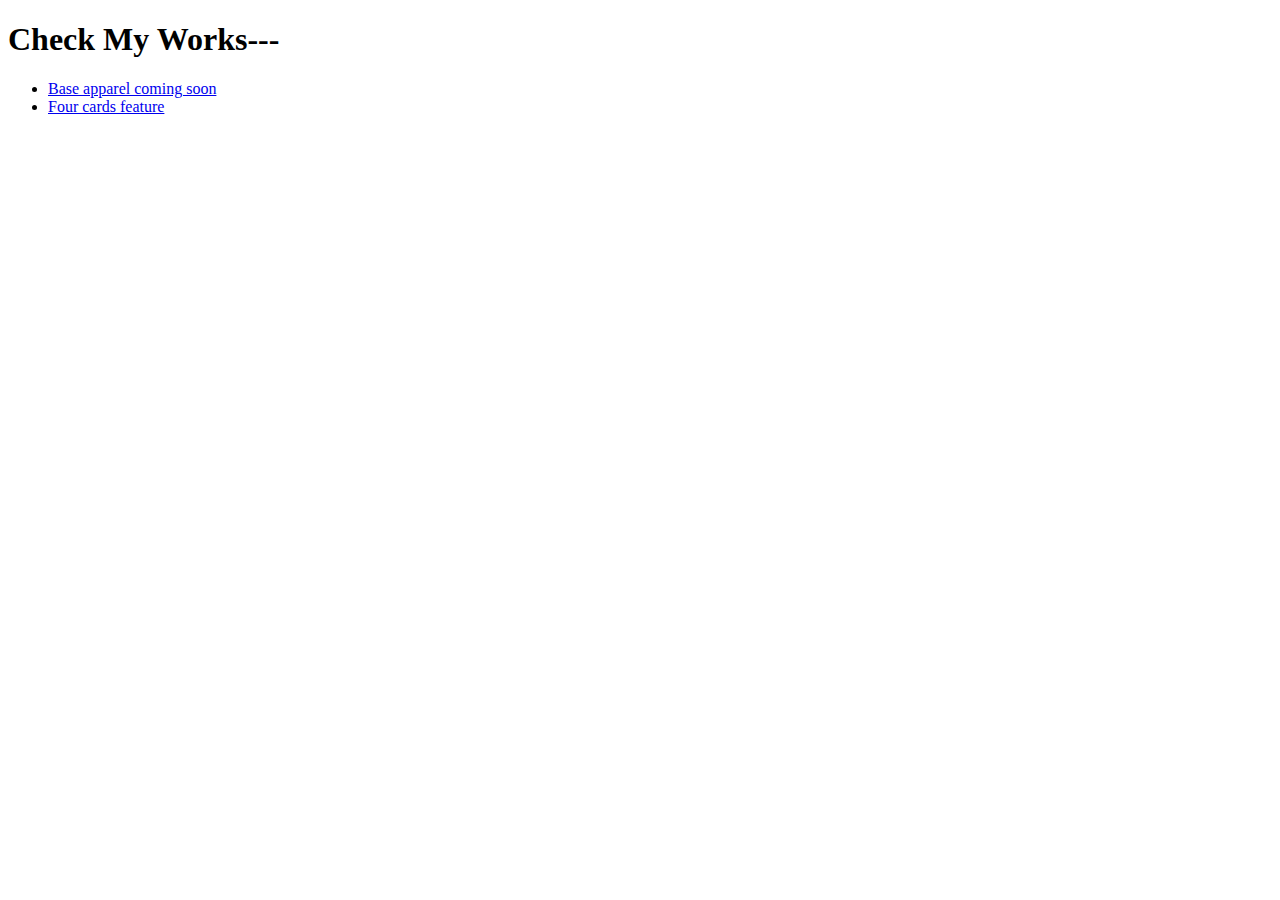
<file: index.html>
<!DOCTYPE html>
<html lang="en">
<head>
    <meta charset="UTF-8">
    <meta http-equiv="X-UA-Compatible" content="IE=edge">
    <meta name="viewport" content="width=device-width, initial-scale=1.0">
    <title>All sites list</title>
</head>
<body>
    <h1>Check My Works---</h1>
    <ul>
        <li><a href="./base-apparel-coming-soon-master/index.html">Base apparel coming soon </a></li>
        <li><a href="./four-card-feature/index.html">Four cards feature</a></li>
    </ul>
</body>
</html>
</file>
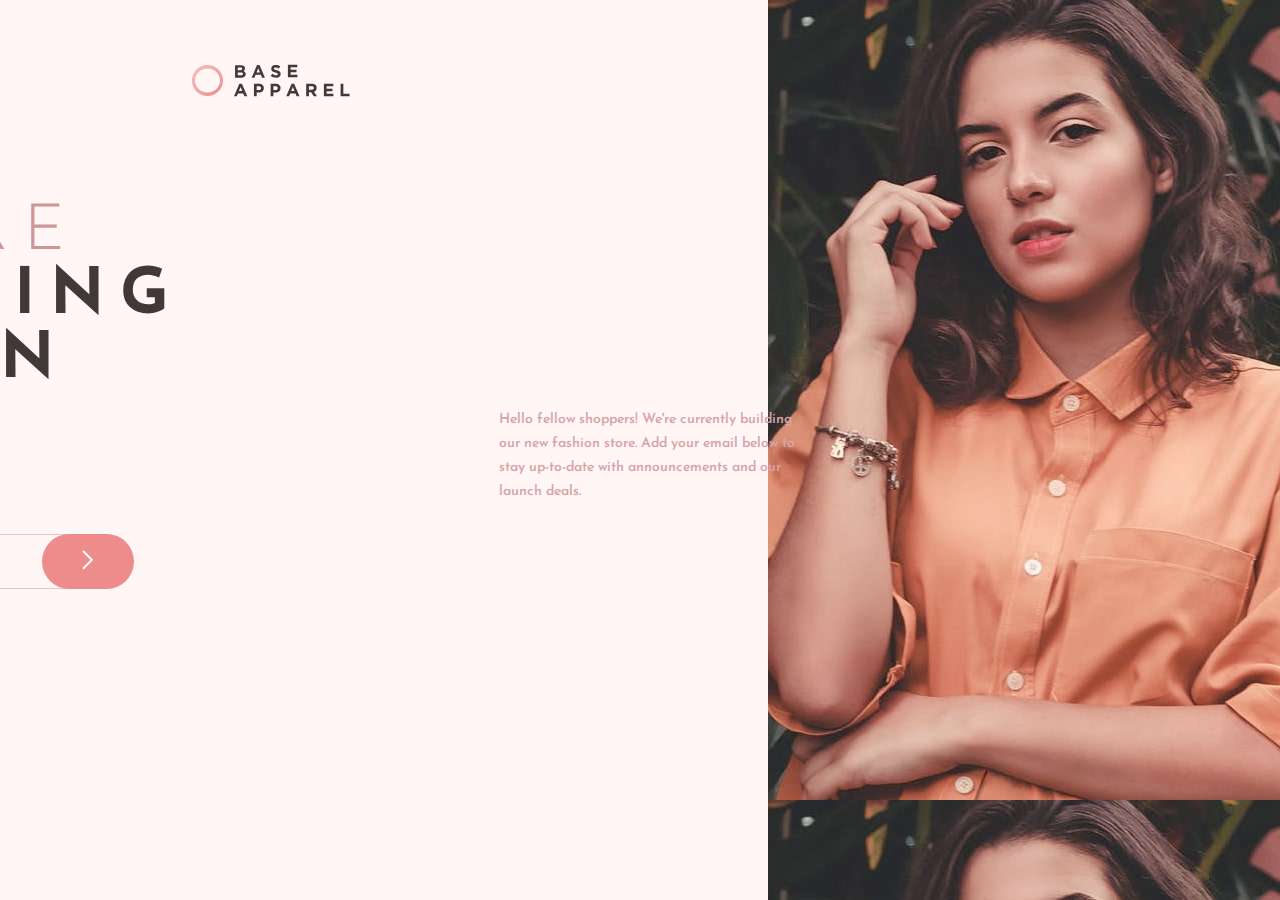
<file: base-apparel-coming-soon-master/index.html>
<!DOCTYPE html>
<html lang="en">
<head>
    <meta charset="UTF-8">
    <meta http-equiv="X-UA-Compatible" content="IE=edge">
    <meta name="viewport" content="width=device-width, initial-scale=1.0">
    <link rel="shortcut icon" href="./images/favicon-32x32.png" type="image/x-icon">
    <link rel="preconnect" href="https://fonts.gstatic.com">
    <link rel="preconnect" href="https://fonts.gstatic.com">
    <link href="https://fonts.googleapis.com/css2?family=Josefin+Sans:wght@300;400;600&display=swap" rel="stylesheet">  
    <link rel="stylesheet" href="style.css">
    <title>Base Apparel Coming Soon</title>
</head>
<body>

    <div class="container">
        <div class="left">
            <div class="logo">
                <img src="./images/logo.svg" alt="logo">
            </div>
            <img class="bg-mobile" src="./images/hero-mobile.jpg" alt="">
            <h1><span>We're</span><br> coming soon</h1>
            <p>Hello fellow shoppers! We're currently building our new fashion store. 
                 Add your email below to stay up-to-date with announcements and our launch deals.
            </p>
            <form id="form">
                <input type="email" name="email" id="email" placeholder="Email Address">
                <img class="error-icon" src="./images/icon-error.svg" alt="error">
                <button><img src="./images/icon-arrow.svg" alt="arrow"></button>
                <small>Please provide a valied email.</small>
            </form>
        </div>
        <div class="right bg-image">
        </div>
    </div>
    <script src="app.js"></script>
</body>
</html>
</file>
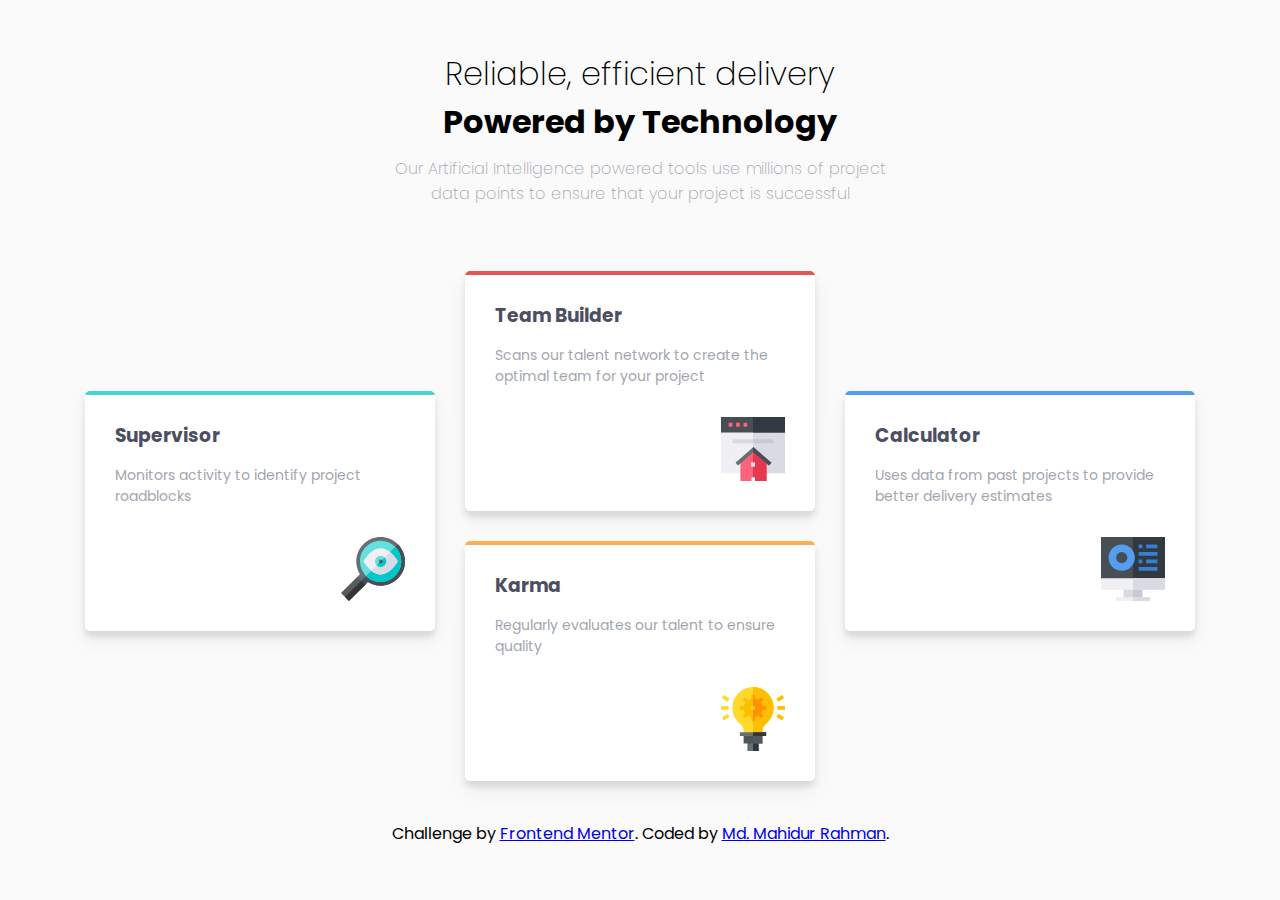
<file: four-card-feature/index.html>
<!DOCTYPE html>
<html lang="en">
<head>
    <meta charset="UTF-8">
    <meta http-equiv="X-UA-Compatible" content="IE=edge">
    <meta name="viewport" content="width=device-width, initial-scale=1.0">
    <link rel="preconnect" href="https://fonts.gstatic.com">
    <!-- Google Font -->
    <link href="https://fonts.googleapis.com/css2?family=Poppins:wght@200;400;600&display=swap" rel="stylesheet">
    <link rel="icon" type="image/png" sizes="32x32" href="./images/favicon-32x32.png">
    <link rel="stylesheet" href="style.css">
    <title>Frontend Mentor | Four card feature section</title>
</head>
<body>
    <header>
        <h1>Reliable, efficient delivery</h1>
        <h2>Powered by Technology</h2>
        <p>Our Artificial Intelligence powered tools use millions of project data points 
            to ensure that your project is successful</p>
    </header>
    <div class="container">
        <div class="box box-cyan box-down">
            <h3>Supervisor</h3>
            <p>Monitors activity to identify project roadblocks</p>
            <div class="logo">
                <img src="./images/icon-supervisor.svg" alt="">
            </div>
        </div>
        <div class="box box-red">
            <h3>Team Builder  </h3>
            <p>Scans our talent network to create the optimal team for your project</p>
            <div class="logo">
                <img src="./images/icon-team-builder.svg" alt="">
            </div>
        </div>
        <div class="box box-blue box-down">
            <h3>Calculator</h3>
            <p>Uses data from past projects to provide better delivery estimates</p>
            <div class="logo">
                <img src="./images/icon-calculator.svg" alt="">
            </div>
        </div>
        <div class="box box-orange">
            <h3>Karma</h3>
            <p>Regularly evaluates our talent to ensure quality</p>
            <div class="logo">
                <img src="./images/icon-karma.svg" alt="">
            </div>
        </div>
    </div>
    <footer>
        <p>
          Challenge by <a href="https://www.frontendmentor.io?ref=challenge" target="_blank">Frontend Mentor</a>. 
          Coded by <a href="#">Md. Mahidur Rahman</a>.
        </p>
      </footer>
</body>
</html>
</file>
<file: base-apparel-coming-soon-master/style.css>
* {
  margin: 0;
  padding: 0;
  box-sizing: border-box;
}
body {
  font-family: "Josefin Sans", sans-serif;
  background-color: #fff6f5;
}
.container {
  display: flex;
  min-height: 100vh;
}
.left {
  width: 60%;
  padding: 5% 15%;
}
.right {
  width: 40%;
  background-image: url(./images/hero-desktop.jpg);
}
.logo {
  margin-bottom: 100px;
}
.bg-mobile {
  display: none;
}
h1 {
  font-size: 4rem;
  text-transform: uppercase;
  letter-spacing: 15px;
  color: #413839;
  transform: translateX(-100%);
  animation: comingleft 0.5s ease forwards;
}

h1 span {
  color: hsl(0, 36%, 70%);
  font-weight: 300;
}
p {
  color: #d7a4a9;
  font-size: 14px;
  font-weight: 600;
  margin: 15px 0;
  width: 80%;
  line-height: 1.5rem;
  transform: translateX(100%);
  animation: comingright 0.5s ease forwards;
}

form {
  position: relative;
  transform: translateX(-100%);
  animation: comingleft 0.5s ease forwards;
}
input {
  background-color: transparent;
  display: block;
  margin-top: 30px;
  width: 80%;
  height: 55px;
  padding: 1rem;
  border-radius: 30px;
  outline: none;
  border: 1px solid #dbcbcc;
  font-weight: 600;
  color: #716869;
  position: relative;
}
input::placeholder {
  color: #d7a4a9;
  font-weight: 600;
  opacity: 0.5;
}
.error-icon {
  position: absolute;
  top: 17%;
  right: 170px;
  display: none;
}
button {
  padding: 13px 40px;
  border: none;
  border-radius: 50px;
  background-color: hsl(0, 74%, 74%);
  position: absolute;
  top: 0;
  right: 15%;
  height: 55px;
  cursor: pointer;
  transition: 0.3s ease;
}
button:hover {
  background-color: tomato;
}
small {
  color: hsl(0, 93%, 68%);
  display: block;
  margin-top: 10px;
  margin-left: 30px;
  display: none;
}
form.error input {
  border: 2px solid hsl(0, 93%, 68%);
}
form.error .error-icon {
  display: block;
}
form.error small {
  display: block;
}
/* Animations */
@keyframes comingleft {
  to {
    transform: translateX(0);
  }
}
@keyframes comingright {
  to {
    transform: translateX(0);
  }
}
@media (max-width: 678px) {
  .right {
    display: none;
  }
  .left {
    width: 100%;
    padding: 5% 10%;
  }
  .bg-mobile {
    display: block;
    margin-left: -15%;
    width: 150%;
    margin-bottom: 30px;
  }
}
@media (max-width: 576px) {
  p {
    width: 100%;
  }
  input {
    width: 100%;
  }
  button {
    right: 0%;
  }
  .error-icon {
    right: 100px;
  }
  h1 {
    font-size: 2rem;
  }
}
</file>
<file: four-card-feature/style.css>
* {
  margin: 0;
  padding: 0;
  box-sizing: border-box;
}
body {
  background-color: hsl(0, 0%, 98%);
  font-family: "Poppins", sans-serif;
}
header {
  max-width: 500px;
  text-align: center;
  margin: 50px auto;
}
header h1 {
  font-weight: 200;
}
header h2 {
  font-size: 2rem;
}
header p {
  color: hsl(229, 6%, 66%);
  font-weight: 200;
  margin-top: 10px;
}
.container {
  max-width: 1140px;
  margin: 0 auto;
  display: flex;
  flex-wrap: wrap;
  justify-content: center;
}
.box {
  background-color: #fff;
  padding: 30px;
  width: 350px;
  margin: 15px;
  box-shadow: 0 10px 20px rgba(0, 0, 0, 0.05), 0 6px 6px rgba(0, 0, 0, 0.1);
  border-radius: 5px;
  position: relative;
  overflow: hidden;
}
.box::after {
  content: "";
  top: 0;
  left: 0;
  height: 4px;
  width: 100%;
  position: absolute;
  background-color: red;
}
.box-red::after {
  background-color: hsl(0, 78%, 62%);
}
.box-orange::after {
  background-color: hsl(34, 97%, 64%);
}
.box-cyan::after {
  background-color: hsl(180, 62%, 55%);
}
.box-blue::after {
  background-color: hsl(212, 86%, 64%);
}
.box h3 {
  color: hsl(234, 12%, 34%);
}
.box p {
  color: hsl(229, 6%, 66%);
  padding: 15px 0 30px 0;
  font-size: 14px;
}
.box img {
  display: block;
  margin-left: auto;
}
.box-down {
  transform: translateY(50%);
}
footer {
  text-align: center;
  padding: 25px 0;
}
@media (max-width: 800px) {
  .box-down {
    transform: translate(0);
  }
}
@media (max-width: 400px) {
  header h1 {
    font-size: 1.5rem;
  }
  header h2 {
    font-size: 1.5rem;
  }
  header p {
    width: 85%;
    margin: 15px auto;
  }
}
</file>
